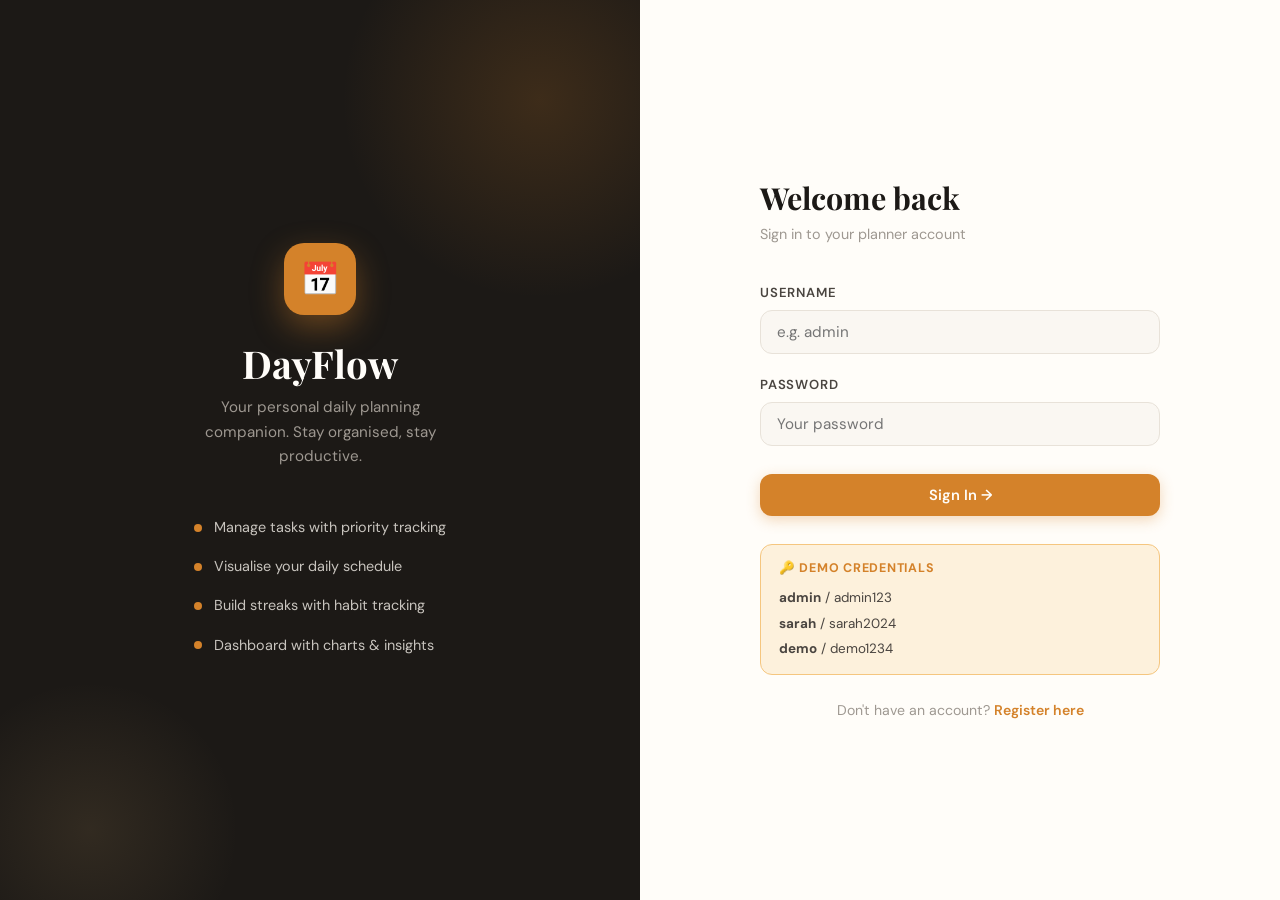
<file: daily-planner/index.html>
<!DOCTYPE html>
<html lang="en">
<head>
  <meta charset="UTF-8">
  <meta name="viewport" content="width=device-width, initial-scale=1.0">
  <meta name="description" content="DayFlow – Smart Daily Planner. Login to manage your tasks, schedule, and habits.">
  <title>Login – DayFlow Daily Planner</title>
  <link rel="stylesheet" href="css/style.css">
</head>
<body>

<div class="auth-wrapper">

  <div class="auth-panel-left">
    <div class="auth-brand fade-in">
      <div class="logo-icon">📅</div>
      <h1>DayFlow</h1>
      <p>Your personal daily planning companion. Stay organised, stay productive.</p>
    </div>

    <div class="auth-features fade-in-2">
      <div class="auth-feature-item"><span class="dot"></span> Manage tasks with priority tracking</div>
      <div class="auth-feature-item"><span class="dot"></span> Visualise your daily schedule</div>
      <div class="auth-feature-item"><span class="dot"></span> Build streaks with habit tracking</div>
      <div class="auth-feature-item"><span class="dot"></span> Dashboard with charts &amp; insights</div>
    </div>
  </div>

  <div class="auth-panel-right">
    <div class="auth-form-box fade-in">
      <h2>Welcome back</h2>
      <p class="auth-subtitle">Sign in to your planner account</p>

      <div class="form-error" id="loginError" style="display:none;"></div>

      <form id="loginForm" novalidate>
        <div class="form-group">
          <label for="username">Username</label>
          <input type="text" id="username" name="username" placeholder="e.g. admin" autocomplete="username" required>
        </div>

        <div class="form-group">
          <label for="password">Password</label>
          <input type="password" id="password" name="password" placeholder="Your password" autocomplete="current-password" required>
        </div>

        <button type="submit" class="btn btn-primary btn-full" style="margin-top:8px;">
          Sign In &rarr;
        </button>
      </form>

      <div style="margin-top:28px; background:var(--amber-pale); border:1.5px solid var(--amber-light); border-radius:var(--radius); padding:14px 18px;">
        <div style="font-size:.78rem; font-weight:700; letter-spacing:.06em; text-transform:uppercase; color:var(--amber); margin-bottom:8px;">🔑 Demo Credentials</div>
        <div style="font-size:.84rem; color:var(--ink-soft); display:flex; flex-direction:column; gap:4px;">
          <span><strong>admin</strong> / admin123</span>
          <span><strong>sarah</strong> / sarah2024</span>
          <span><strong>demo</strong> / demo1234</span>
        </div>
      </div>

      <div class="auth-switch">
        Don't have an account? <a href="register.html">Register here</a>
      </div>
    </div>
  </div>

</div>

<script>
  // Demo users
  const DEMO_USERS = {
    admin: { password: 'admin123', name: 'Admin User', role: 'Administrator', email: 'admin@dayflow.app' },
    sarah: { password: 'sarah2024', name: 'Sarah Lee', role: 'User', email: 'sarah@dayflow.app' },
    demo:  { password: 'demo1234', name: 'Demo User', role: 'Guest', email: 'demo@dayflow.app' },
  };

  // Redirect if already logged in
  if (localStorage.getItem('dayflow_user')) {
    window.location.href = 'dashboard.html';
  }

  document.getElementById('loginForm').addEventListener('submit', function(e) {
    e.preventDefault();
    const username = document.getElementById('username').value.trim();
    const password = document.getElementById('password').value.trim();
    const errDiv   = document.getElementById('loginError');

    if (!username || !password) {
      errDiv.textContent = '⚠️ Sila masukkan username dan password.';
      errDiv.style.display = 'flex';
      return;
    }

    const user = DEMO_USERS[username];
    if (user && user.password === password) {
      localStorage.setItem('dayflow_user', JSON.stringify({
        username, name: user.name, role: user.role, email: user.email
      }));
      window.location.href = 'dashboard.html';
    } else {
      errDiv.textContent = '❌ Username atau password salah. Sila cuba lagi.';
      errDiv.style.display = 'flex';
    }
  });
</script>

</body>
</html>
</file>
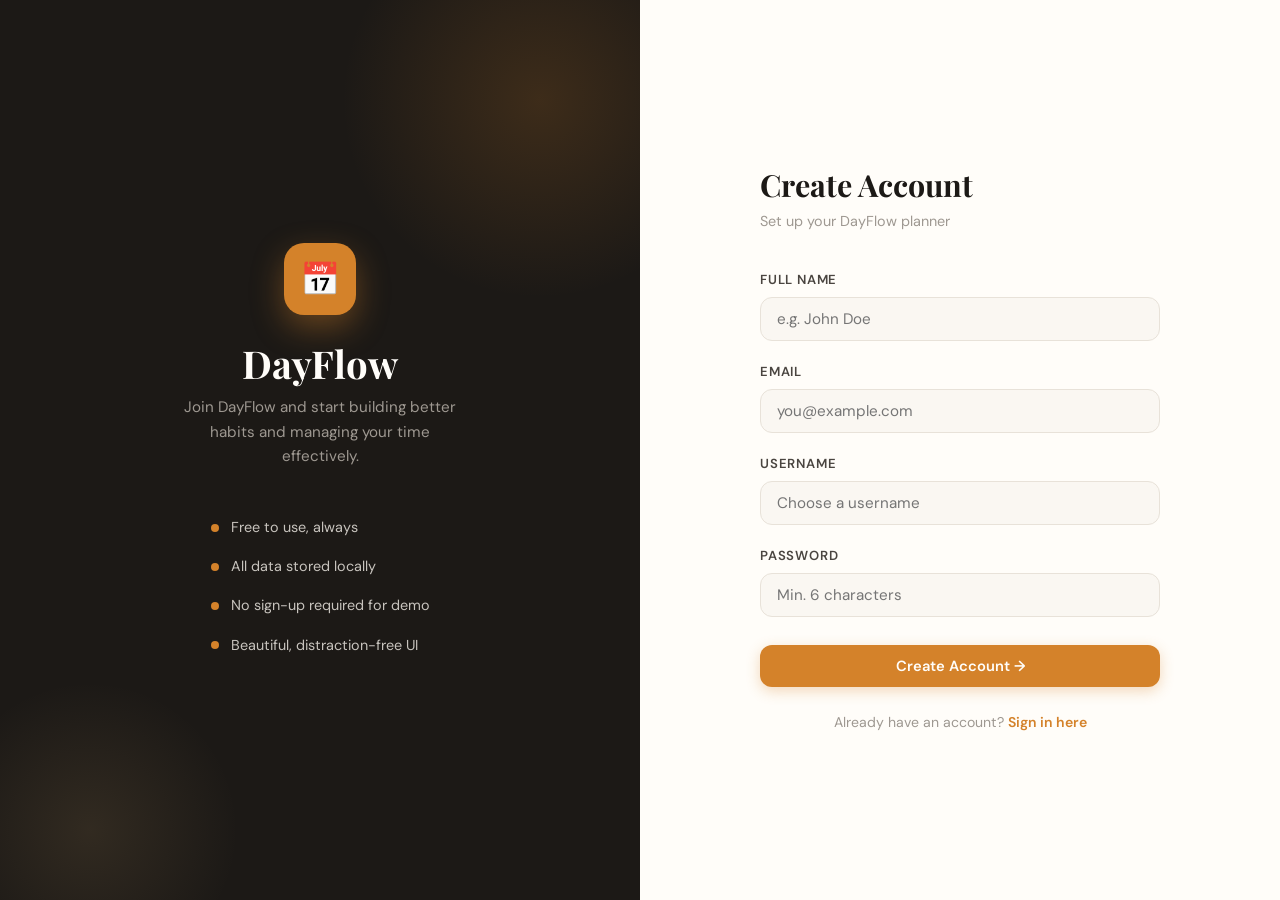
<file: daily-planner/register.html>
<!DOCTYPE html>
<html lang="en">
<head>
  <meta charset="UTF-8">
  <meta name="viewport" content="width=device-width, initial-scale=1.0">
  <meta name="description" content="DayFlow – Register a new account.">
  <title>Register – DayFlow</title>
  <link rel="stylesheet" href="css/style.css">
</head>
<body>

<div class="auth-wrapper">

  <div class="auth-panel-left">
    <div class="auth-brand fade-in">
      <div class="logo-icon">📅</div>
      <h1>DayFlow</h1>
      <p>Join DayFlow and start building better habits and managing your time effectively.</p>
    </div>
    <div class="auth-features fade-in-2">
      <div class="auth-feature-item"><span class="dot"></span> Free to use, always</div>
      <div class="auth-feature-item"><span class="dot"></span> All data stored locally</div>
      <div class="auth-feature-item"><span class="dot"></span> No sign-up required for demo</div>
      <div class="auth-feature-item"><span class="dot"></span> Beautiful, distraction-free UI</div>
    </div>
  </div>

  <div class="auth-panel-right">
    <div class="auth-form-box fade-in">
      <h2>Create Account</h2>
      <p class="auth-subtitle">Set up your DayFlow planner</p>

      <div class="form-error" id="regError" style="display:none;"></div>
      <div class="form-success" id="regSuccess" style="display:none;"></div>

      <form id="registerForm" novalidate>
        <div class="form-group">
          <label for="reg_name">Full Name</label>
          <input type="text" id="reg_name" placeholder="e.g. John Doe" required>
        </div>
        <div class="form-group">
          <label for="reg_email">Email</label>
          <input type="email" id="reg_email" placeholder="you@example.com" required>
        </div>
        <div class="form-group">
          <label for="reg_username">Username</label>
          <input type="text" id="reg_username" placeholder="Choose a username" required>
        </div>
        <div class="form-group">
          <label for="reg_password">Password</label>
          <input type="password" id="reg_password" placeholder="Min. 6 characters" required>
        </div>
        <button type="submit" class="btn btn-primary btn-full" style="margin-top:8px;">
          Create Account &rarr;
        </button>
      </form>

      <div class="auth-switch">
        Already have an account? <a href="index.html">Sign in here</a>
      </div>
    </div>
  </div>

</div>

<script>
  if (localStorage.getItem('dayflow_user')) {
    window.location.href = 'dashboard.html';
  }

  document.getElementById('registerForm').addEventListener('submit', function(e) {
    e.preventDefault();
    const name     = document.getElementById('reg_name').value.trim();
    const email    = document.getElementById('reg_email').value.trim();
    const username = document.getElementById('reg_username').value.trim();
    const password = document.getElementById('reg_password').value.trim();
    const errDiv   = document.getElementById('regError');
    const sucDiv   = document.getElementById('regSuccess');
    errDiv.style.display = 'none';
    sucDiv.style.display = 'none';

    if (!name || !email || !username || !password) {
      errDiv.textContent = '⚠️ Please fill in all fields.';
      errDiv.style.display = 'flex'; return;
    }
    if (password.length < 6) {
      errDiv.textContent = '⚠️ Password must be at least 6 characters.';
      errDiv.style.display = 'flex'; return;
    }

    // Save user and auto-login
    const users = JSON.parse(localStorage.getItem('dayflow_users') || '{}');
    if (users[username]) {
      errDiv.textContent = '❌ Username already taken. Choose another.';
      errDiv.style.display = 'flex'; return;
    }

    users[username] = { password, name, email, role: 'User' };
    localStorage.setItem('dayflow_users', JSON.stringify(users));
    localStorage.setItem('dayflow_user', JSON.stringify({ username, name, role: 'User', email }));

    sucDiv.textContent = '✅ Account created! Redirecting…';
    sucDiv.style.display = 'flex';
    setTimeout(() => window.location.href = 'dashboard.html', 1200);
  });
</script>

</body>
</html>
</file>
<file: daily-planner/css/style.css>
@import url('https://fonts.googleapis.com/css2?family=Playfair+Display:wght@400;600;700&family=DM+Sans:wght@300;400;500;600&display=swap');

:root {
  --cream:       #FAF7F2;
  --warm-white:  #FFFDF9;
  --ink:         #1C1916;
  --ink-soft:    #4A4540;
  --ink-muted:   #9E9891;
  --amber:       #D4822A;
  --amber-light: #F5C67F;
  --amber-pale:  #FDF1DC;
  --sage:        #6B8F6E;
  --sage-pale:   #EDF3EE;
  --rose:        #C96B6B;
  --rose-pale:   #FAEDED;
  --sky:         #4A7FA5;
  --sky-pale:    #EBF3FA;
  --border:      #E8E2D9;
  --shadow:      rgba(28,25,22,0.08);
  --shadow-md:   rgba(28,25,22,0.14);
  --radius:      12px;
  --radius-lg:   18px;
  --sidebar-w:   260px;
  --transition:  0.22s cubic-bezier(.4,0,.2,1);
}

*, *::before, *::after { box-sizing: border-box; margin: 0; padding: 0; }

html { scroll-behavior: smooth; }

body {
  font-family: 'DM Sans', sans-serif;
  background: var(--cream);
  color: var(--ink);
  font-size: 15px;
  line-height: 1.6;
  min-height: 100vh;
}

h1, h2, h3, h4 {
  font-family: 'Playfair Display', serif;
  line-height: 1.25;
}

a { text-decoration: none; color: inherit; }

.auth-wrapper {
  min-height: 100vh;
  display: grid;
  grid-template-columns: 1fr 1fr;
}

.auth-panel-left {
  background: var(--ink);
  display: flex;
  flex-direction: column;
  justify-content: center;
  align-items: center;
  padding: 60px;
  position: relative;
  overflow: hidden;
}

.auth-panel-left::before {
  content: '';
  position: absolute;
  width: 400px; height: 400px;
  border-radius: 50%;
  background: radial-gradient(circle, var(--amber) 0%, transparent 70%);
  opacity: .18;
  top: -100px; right: -100px;
}
.auth-panel-left::after {
  content: '';
  position: absolute;
  width: 300px; height: 300px;
  border-radius: 50%;
  background: radial-gradient(circle, var(--amber-light) 0%, transparent 70%);
  opacity: .10;
  bottom: -80px; left: -60px;
}

.auth-brand {
  text-align: center;
  color: var(--warm-white);
  z-index: 1;
}

.auth-brand .logo-icon {
  width: 72px; height: 72px;
  background: var(--amber);
  border-radius: 20px;
  display: flex; align-items: center; justify-content: center;
  font-size: 32px;
  margin: 0 auto 24px;
  box-shadow: 0 12px 32px rgba(212,130,42,.4);
}

.auth-brand h1 {
  font-size: 2.4rem;
  color: var(--warm-white);
  margin-bottom: 8px;
}

.auth-brand p {
  color: var(--ink-muted);
  font-size: .95rem;
  max-width: 280px;
}

.auth-features {
  margin-top: 48px;
  display: flex;
  flex-direction: column;
  gap: 16px;
  z-index: 1;
}

.auth-feature-item {
  display: flex;
  align-items: center;
  gap: 12px;
  color: #C8C4BE;
  font-size: .9rem;
}

.auth-feature-item .dot {
  width: 8px; height: 8px;
  background: var(--amber);
  border-radius: 50%;
  flex-shrink: 0;
}

.auth-panel-right {
  background: var(--warm-white);
  display: flex;
  align-items: center;
  justify-content: center;
  padding: 60px 48px;
}

.auth-form-box {
  width: 100%;
  max-width: 400px;
}

.auth-form-box h2 {
  font-size: 1.9rem;
  margin-bottom: 6px;
}

.auth-form-box .auth-subtitle {
  color: var(--ink-muted);
  margin-bottom: 36px;
  font-size: .9rem;
}

.form-group {
  margin-bottom: 20px;
}

.form-group label {
  display: block;
  font-size: .82rem;
  font-weight: 600;
  letter-spacing: .06em;
  text-transform: uppercase;
  color: var(--ink-soft);
  margin-bottom: 7px;
}

.form-group input, .form-group select, .form-group textarea {
  width: 100%;
  padding: 11px 16px;
  border: 1.5px solid var(--border);
  border-radius: var(--radius);
  background: var(--cream);
  font-family: 'DM Sans', sans-serif;
  font-size: .95rem;
  color: var(--ink);
  transition: border-color var(--transition), box-shadow var(--transition);
  outline: none;
}

.form-group input:focus, .form-group select:focus, .form-group textarea:focus {
  border-color: var(--amber);
  box-shadow: 0 0 0 3px rgba(212,130,42,.12);
  background: var(--warm-white);
}

.form-group textarea {
  resize: vertical;
  min-height: 90px;
}

.form-error {
  background: var(--rose-pale);
  border: 1.5px solid var(--rose);
  border-radius: var(--radius);
  padding: 10px 16px;
  font-size: .88rem;
  color: var(--rose);
  margin-bottom: 20px;
  display: flex;
  align-items: center;
  gap: 8px;
}

.form-success {
  background: var(--sage-pale);
  border: 1.5px solid var(--sage);
  border-radius: var(--radius);
  padding: 10px 16px;
  font-size: .88rem;
  color: var(--sage);
  margin-bottom: 20px;
  display: flex;
  align-items: center;
  gap: 8px;
}

.btn {
  display: inline-flex;
  align-items: center;
  justify-content: center;
  gap: 8px;
  padding: 11px 22px;
  border-radius: var(--radius);
  font-family: 'DM Sans', sans-serif;
  font-size: .92rem;
  font-weight: 600;
  cursor: pointer;
  border: none;
  transition: all var(--transition);
}

.btn-primary {
  background: var(--amber);
  color: var(--warm-white);
  box-shadow: 0 4px 14px rgba(212,130,42,.30);
}
.btn-primary:hover {
  background: #C07323;
  box-shadow: 0 6px 20px rgba(212,130,42,.4);
  transform: translateY(-1px);
}

.btn-secondary {
  background: var(--cream);
  color: var(--ink);
  border: 1.5px solid var(--border);
}
.btn-secondary:hover { background: var(--border); }

.btn-danger {
  background: var(--rose-pale);
  color: var(--rose);
  border: 1.5px solid var(--rose);
}
.btn-danger:hover { background: var(--rose); color: #fff; }

.btn-success {
  background: var(--sage-pale);
  color: var(--sage);
  border: 1.5px solid var(--sage);
}
.btn-success:hover { background: var(--sage); color: #fff; }

.btn-sm { padding: 6px 14px; font-size: .84rem; }
.btn-full { width: 100%; }

.app-layout {
  display: flex;
  min-height: 100vh;
}

.sidebar {
  width: var(--sidebar-w);
  background: var(--ink);
  display: flex;
  flex-direction: column;
  position: fixed;
  top: 0; left: 0; bottom: 0;
  z-index: 100;
  transition: transform var(--transition);
}

.sidebar-header {
  padding: 28px 24px 20px;
  border-bottom: 1px solid rgba(255,255,255,.06);
}

.sidebar-logo {
  display: flex;
  align-items: center;
  gap: 12px;
}

.sidebar-logo .logo-icon {
  width: 40px; height: 40px;
  background: var(--amber);
  border-radius: 10px;
  display: flex; align-items: center; justify-content: center;
  font-size: 18px;
  flex-shrink: 0;
}

.sidebar-logo span {
  font-family: 'Playfair Display', serif;
  font-size: 1.15rem;
  color: var(--warm-white);
  font-weight: 600;
}

.sidebar-user {
  padding: 18px 24px;
  border-bottom: 1px solid rgba(255,255,255,.06);
}

.sidebar-user .user-avatar {
  width: 38px; height: 38px;
  background: var(--amber-pale);
  border-radius: 50%;
  display: flex; align-items: center; justify-content: center;
  font-family: 'Playfair Display', serif;
  font-weight: 700;
  color: var(--amber);
  font-size: 1rem;
  flex-shrink: 0;
}

.sidebar-user .user-info { flex: 1; overflow: hidden; }
.sidebar-user .user-name {
  font-weight: 600;
  color: var(--warm-white);
  font-size: .88rem;
  white-space: nowrap;
  overflow: hidden;
  text-overflow: ellipsis;
}
.sidebar-user .user-role {
  color: var(--ink-muted);
  font-size: .75rem;
}

.sidebar-user-row {
  display: flex;
  align-items: center;
  gap: 12px;
}

.sidebar-nav {
  flex: 1;
  padding: 16px 0;
  overflow-y: auto;
}

.nav-section-label {
  padding: 10px 24px 6px;
  font-size: .70rem;
  font-weight: 700;
  letter-spacing: .1em;
  text-transform: uppercase;
  color: var(--ink-muted);
}

.sidebar-nav a {
  display: flex;
  align-items: center;
  gap: 12px;
  padding: 10px 24px;
  color: #B0AAA2;
  font-size: .9rem;
  font-weight: 500;
  transition: all var(--transition);
  position: relative;
}

.sidebar-nav a:hover {
  color: var(--warm-white);
  background: rgba(255,255,255,.05);
}

.sidebar-nav a.active {
  color: var(--amber);
  background: rgba(212,130,42,.10);
}

.sidebar-nav a.active::before {
  content: '';
  position: absolute;
  left: 0; top: 4px; bottom: 4px;
  width: 3px;
  background: var(--amber);
  border-radius: 0 3px 3px 0;
}

.sidebar-nav a .nav-icon { font-size: 1.05rem; width: 20px; text-align: center; }

.sidebar-footer {
  padding: 16px 24px;
  border-top: 1px solid rgba(255,255,255,.06);
}

.main-content {
  margin-left: var(--sidebar-w);
  flex: 1;
  display: flex;
  flex-direction: column;
  min-height: 100vh;
}

.topbar {
  background: var(--warm-white);
  border-bottom: 1px solid var(--border);
  padding: 0 32px;
  height: 64px;
  display: flex;
  align-items: center;
  justify-content: space-between;
  position: sticky;
  top: 0;
  z-index: 50;
}

.topbar-left h2 {
  font-size: 1.2rem;
  font-family: 'Playfair Display', serif;
}

.topbar-left .topbar-date {
  font-size: .8rem;
  color: var(--ink-muted);
}

.topbar-right {
  display: flex;
  align-items: center;
  gap: 14px;
}

.topbar-btn {
  width: 36px; height: 36px;
  border-radius: 10px;
  background: var(--cream);
  border: 1.5px solid var(--border);
  display: flex; align-items: center; justify-content: center;
  cursor: pointer;
  font-size: 1rem;
  color: var(--ink-soft);
  transition: all var(--transition);
}
.topbar-btn:hover { background: var(--amber-pale); border-color: var(--amber); color: var(--amber); }

.menu-toggle {
  display: none;
  background: none;
  border: none;
  cursor: pointer;
  font-size: 1.4rem;
  color: var(--ink);
}

.page-content {
  padding: 28px 32px;
  flex: 1;
}

.stats-grid {
  display: grid;
  grid-template-columns: repeat(4, 1fr);
  gap: 18px;
  margin-bottom: 28px;
}

.stat-card {
  background: var(--warm-white);
  border: 1.5px solid var(--border);
  border-radius: var(--radius-lg);
  padding: 22px 24px;
  position: relative;
  overflow: hidden;
  transition: box-shadow var(--transition), transform var(--transition);
}

.stat-card:hover { box-shadow: 0 6px 24px var(--shadow-md); transform: translateY(-2px); }

.stat-card .stat-label {
  font-size: .75rem;
  font-weight: 700;
  letter-spacing: .08em;
  text-transform: uppercase;
  color: var(--ink-muted);
  margin-bottom: 10px;
}

.stat-card .stat-value {
  font-family: 'Playfair Display', serif;
  font-size: 2.1rem;
  font-weight: 700;
  line-height: 1;
  margin-bottom: 6px;
}

.stat-card .stat-sub {
  font-size: .78rem;
  color: var(--ink-muted);
}

.stat-card .stat-icon {
  position: absolute;
  right: 20px; top: 50%;
  transform: translateY(-50%);
  font-size: 2.2rem;
  opacity: .13;
}

.stat-amber .stat-value { color: var(--amber); }
.stat-sage  .stat-value { color: var(--sage);  }
.stat-rose  .stat-value { color: var(--rose);  }
.stat-sky   .stat-value { color: var(--sky);   }
.stat-amber { border-top: 3px solid var(--amber); }
.stat-sage  { border-top: 3px solid var(--sage);  }
.stat-rose  { border-top: 3px solid var(--rose);  }
.stat-sky   { border-top: 3px solid var(--sky);   }

.card {
  background: var(--warm-white);
  border: 1.5px solid var(--border);
  border-radius: var(--radius-lg);
  overflow: hidden;
}

.card-header {
  padding: 20px 24px 16px;
  border-bottom: 1px solid var(--border);
  display: flex;
  align-items: center;
  justify-content: space-between;
}

.card-header h3 { font-size: 1.05rem; }
.card-body { padding: 24px; }

.two-col { display: grid; grid-template-columns: 1fr 1fr; gap: 22px; margin-bottom: 24px; }
.three-col { display: grid; grid-template-columns: 2fr 1fr; gap: 22px; margin-bottom: 24px; }

.task-item {
  display: flex;
  align-items: flex-start;
  gap: 14px;
  padding: 14px 0;
  border-bottom: 1px solid var(--border);
}
.task-item:last-child { border-bottom: none; padding-bottom: 0; }

.task-check {
  width: 20px; height: 20px;
  border: 2px solid var(--border);
  border-radius: 6px;
  flex-shrink: 0;
  margin-top: 2px;
  display: flex; align-items: center; justify-content: center;
  cursor: pointer;
  transition: all var(--transition);
}
.task-check.done { background: var(--sage); border-color: var(--sage); }
.task-check.done::after { content: '✓'; color: #fff; font-size: .7rem; font-weight: 700; }

.task-body { flex: 1; }
.task-title { font-weight: 600; font-size: .92rem; }
.task-title.done { text-decoration: line-through; color: var(--ink-muted); }
.task-meta { font-size: .78rem; color: var(--ink-muted); margin-top: 2px; display: flex; gap: 12px; }

.task-priority {
  padding: 2px 9px;
  border-radius: 20px;
  font-size: .72rem;
  font-weight: 700;
  letter-spacing: .04em;
  flex-shrink: 0;
}
.priority-high   { background: var(--rose-pale); color: var(--rose); }
.priority-medium { background: var(--amber-pale); color: var(--amber); }
.priority-low    { background: var(--sage-pale);  color: var(--sage); }

.table-wrapper { overflow-x: auto; }

table {
  width: 100%;
  border-collapse: collapse;
  font-size: .9rem;
}

thead th {
  padding: 10px 16px;
  font-size: .72rem;
  font-weight: 700;
  letter-spacing: .08em;
  text-transform: uppercase;
  color: var(--ink-muted);
  background: var(--cream);
  border-bottom: 1.5px solid var(--border);
  text-align: left;
}

tbody td {
  padding: 13px 16px;
  border-bottom: 1px solid var(--border);
  color: var(--ink);
  vertical-align: middle;
}

tbody tr:last-child td { border-bottom: none; }
tbody tr:hover { background: var(--cream); }

.badge {
  display: inline-flex;
  align-items: center;
  gap: 4px;
  padding: 3px 10px;
  border-radius: 20px;
  font-size: .75rem;
  font-weight: 600;
}
.badge-amber  { background: var(--amber-pale); color: var(--amber); }
.badge-sage   { background: var(--sage-pale);  color: var(--sage);  }
.badge-rose   { background: var(--rose-pale);  color: var(--rose);  }
.badge-sky    { background: var(--sky-pale);   color: var(--sky);   }
.badge-muted  { background: var(--cream); color: var(--ink-muted); border: 1px solid var(--border); }

.mini-calendar { width: 100%; }

.mini-calendar .cal-header {
  display: flex;
  align-items: center;
  justify-content: space-between;
  margin-bottom: 14px;
}

.mini-calendar .cal-header h4 {
  font-size: .92rem;
  font-family: 'DM Sans', sans-serif;
  font-weight: 600;
}

.cal-grid {
  display: grid;
  grid-template-columns: repeat(7, 1fr);
  gap: 3px;
}

.cal-day-name {
  text-align: center;
  font-size: .70rem;
  font-weight: 700;
  color: var(--ink-muted);
  padding: 4px 0;
  letter-spacing: .06em;
}

.cal-day {
  text-align: center;
  padding: 5px;
  font-size: .82rem;
  border-radius: 8px;
  cursor: pointer;
  transition: all var(--transition);
  color: var(--ink-soft);
}
.cal-day:hover:not(.empty) { background: var(--amber-pale); color: var(--amber); }
.cal-day.today { background: var(--amber); color: #fff; font-weight: 700; }
.cal-day.has-event::after {
  content: '';
  display: block;
  width: 4px; height: 4px;
  background: var(--sage);
  border-radius: 50%;
  margin: 2px auto 0;
}
.cal-day.empty { cursor: default; }

footer {
  background: var(--ink);
  color: #B0AAA2;
  padding: 20px 32px;
  font-size: .82rem;
  display: flex;
  align-items: center;
  justify-content: space-between;
  width: 100%;
  box-sizing: border-box;
  margin-top: auto;
}

footer a { color: var(--amber); }

.modal-overlay {
  position: fixed;
  inset: 0;
  background: rgba(28,25,22,.55);
  z-index: 200;
  display: flex;
  align-items: center;
  justify-content: center;
  opacity: 0;
  visibility: hidden;
  transition: all var(--transition);
}
.modal-overlay.open { opacity: 1; visibility: visible; }

.modal {
  background: var(--warm-white);
  border-radius: var(--radius-lg);
  width: 100%;
  max-width: 480px;
  box-shadow: 0 24px 64px var(--shadow-md);
  overflow: hidden;
  transform: translateY(16px);
  transition: transform var(--transition);
}
.modal-overlay.open .modal { transform: translateY(0); }

.modal-header {
  padding: 22px 24px 18px;
  border-bottom: 1px solid var(--border);
  display: flex; align-items: center; justify-content: space-between;
}
.modal-header h3 { font-size: 1.1rem; }

.modal-close {
  background: none; border: none; cursor: pointer;
  font-size: 1.2rem; color: var(--ink-muted);
  width: 32px; height: 32px;
  border-radius: 8px;
  display: flex; align-items: center; justify-content: center;
  transition: all var(--transition);
}
.modal-close:hover { background: var(--cream); color: var(--ink); }

.modal-body { padding: 24px; }
.modal-footer { padding: 16px 24px; border-top: 1px solid var(--border); display: flex; justify-content: flex-end; gap: 10px; }

.progress-bar-wrap {
  background: var(--cream);
  border-radius: 99px;
  height: 8px;
  overflow: hidden;
  margin-top: 6px;
}
.progress-bar {
  height: 100%;
  border-radius: 99px;
  background: var(--amber);
  transition: width .6s ease;
}
.progress-bar.green { background: var(--sage); }
.progress-bar.red   { background: var(--rose); }

.time-slot {
  display: flex;
  gap: 14px;
  padding: 10px 0;
  border-bottom: 1px solid var(--border);
}
.time-slot:last-child { border-bottom: none; }
.time-slot .slot-time {
  width: 56px;
  font-size: .78rem;
  color: var(--ink-muted);
  font-weight: 600;
  padding-top: 4px;
  flex-shrink: 0;
}
.slot-event {
  flex: 1;
  background: var(--amber-pale);
  border-left: 3px solid var(--amber);
  border-radius: 0 var(--radius) var(--radius) 0;
  padding: 8px 14px;
}
.slot-event.blue  { background: var(--sky-pale);  border-color: var(--sky);  }
.slot-event.green { background: var(--sage-pale);  border-color: var(--sage); }
.slot-event.red   { background: var(--rose-pale);  border-color: var(--rose); }
.slot-event .event-title { font-weight: 600; font-size: .88rem; }
.slot-event .event-sub   { font-size: .77rem; color: var(--ink-muted); margin-top: 2px; }

.auth-switch {
  text-align: center;
  margin-top: 24px;
  font-size: .88rem;
  color: var(--ink-muted);
}
.auth-switch a { color: var(--amber); font-weight: 600; }

@media (max-width: 1100px) {
  .stats-grid { grid-template-columns: repeat(2, 1fr); }
  .two-col, .three-col { grid-template-columns: 1fr; }
}

@media (max-width: 768px) {
  .auth-wrapper { grid-template-columns: 1fr; }
  .auth-panel-left { display: none; }
  .auth-panel-right { padding: 40px 28px; }

  .sidebar {
    transform: translateX(-100%);
  }
  .sidebar.open {
    transform: translateX(0);
  }
  .main-content {
    margin-left: 0;
  }
  .menu-toggle { display: block; }
  .page-content { padding: 20px 18px; }
  .topbar { padding: 0 18px; }
  .stats-grid { grid-template-columns: 1fr 1fr; }
}

@media (max-width: 500px) {
  .stats-grid { grid-template-columns: 1fr; }
}

@keyframes fadeInUp {
  from { opacity: 0; transform: translateY(20px); }
  to   { opacity: 1; transform: translateY(0); }
}

.fade-in { animation: fadeInUp .38s ease both; }
.fade-in-2 { animation: fadeInUp .38s .08s ease both; }
.fade-in-3 { animation: fadeInUp .38s .16s ease both; }
.fade-in-4 { animation: fadeInUp .38s .24s ease both; }

.empty-state {
  text-align: center;
  padding: 44px 20px;
  color: var(--ink-muted);
}
.empty-state .empty-icon { font-size: 2.8rem; margin-bottom: 12px; opacity: .5; }
.empty-state p { font-size: .9rem; }

.sidebar-overlay {
  display: none;
  position: fixed;
  inset: 0;
  background: rgba(28,25,22,.45);
  z-index: 99;
}
.sidebar-overlay.show { display: block; }
</file>
